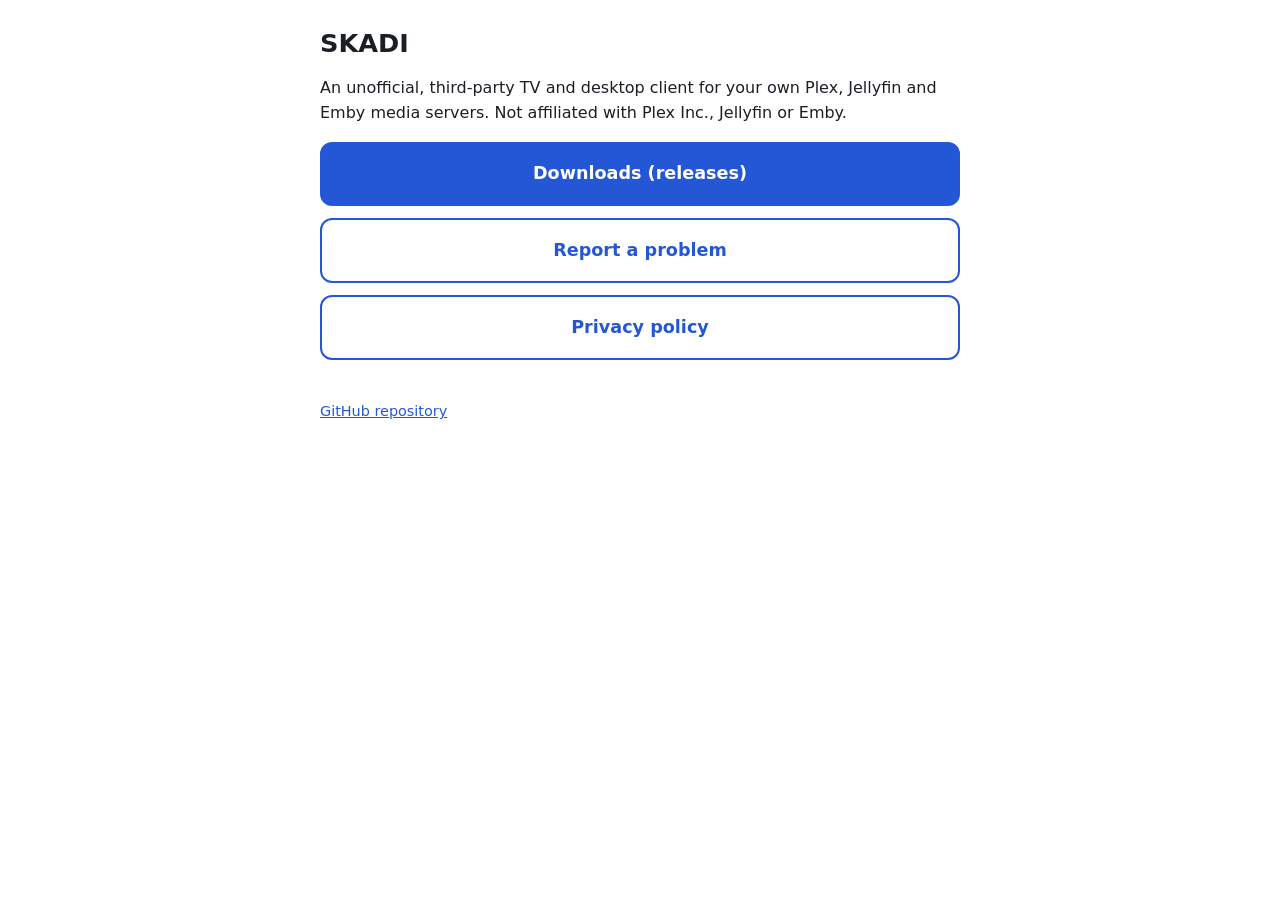
<file: docs/index.html>
<!doctype html>
<html lang="en">
<head>
<meta charset="utf-8">
<meta name="viewport" content="width=device-width,initial-scale=1">
<title>SKADI</title>
<meta name="description" content="SKADI, an unofficial client for Plex, Jellyfin and Emby.">
<link rel="stylesheet" href="assets/site.css">
</head>
<body>
<main>
<h1>SKADI</h1>
<p>An unofficial, third-party TV and desktop client for your own Plex, Jellyfin and Emby media servers. Not affiliated with Plex Inc., Jellyfin or Emby.</p>
<a class="btn" href="https://github.com/arthoriouss/skadi-releases/releases/latest">Downloads (releases)</a>
<a class="btn alt" href="report/">Report a problem</a>
<a class="btn alt" href="privacy/">Privacy policy</a>
<footer><a href="https://github.com/arthoriouss/skadi-releases">GitHub repository</a></footer>
</main>
</body>
</html>
</file>
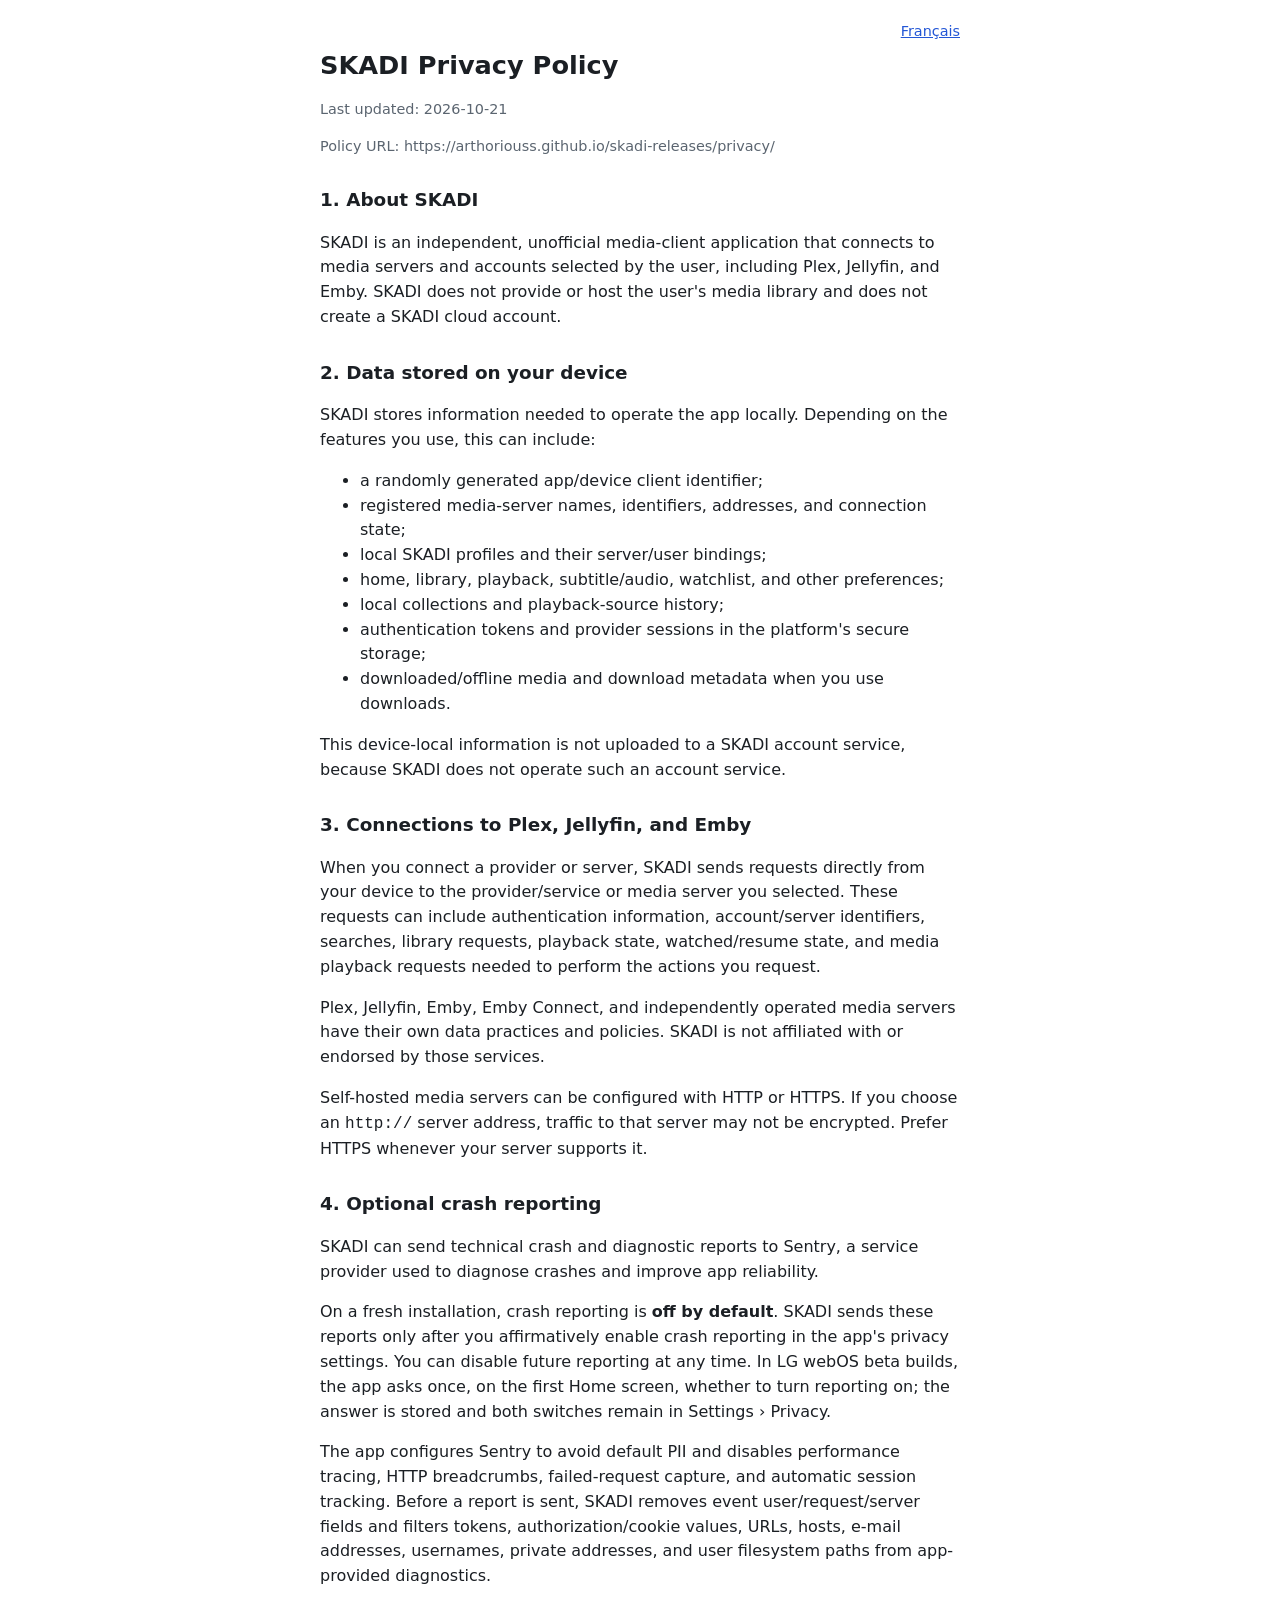
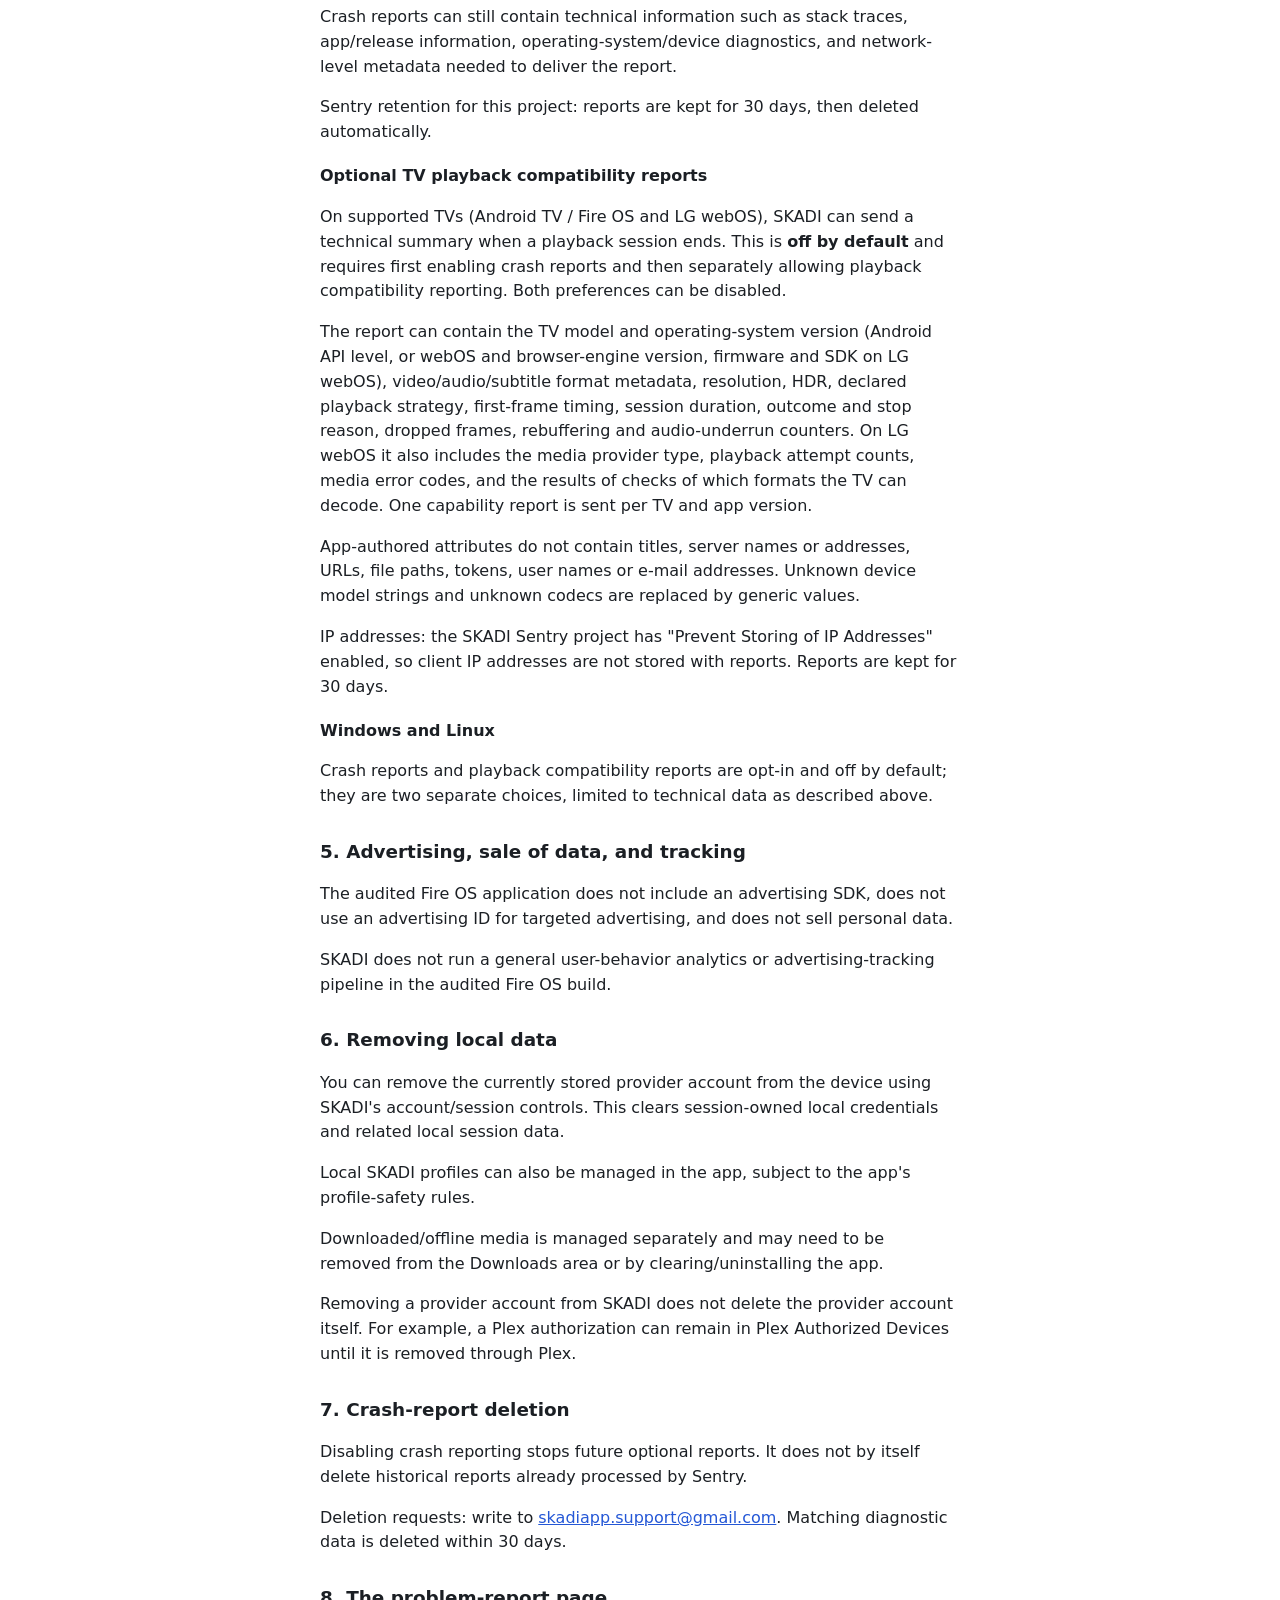
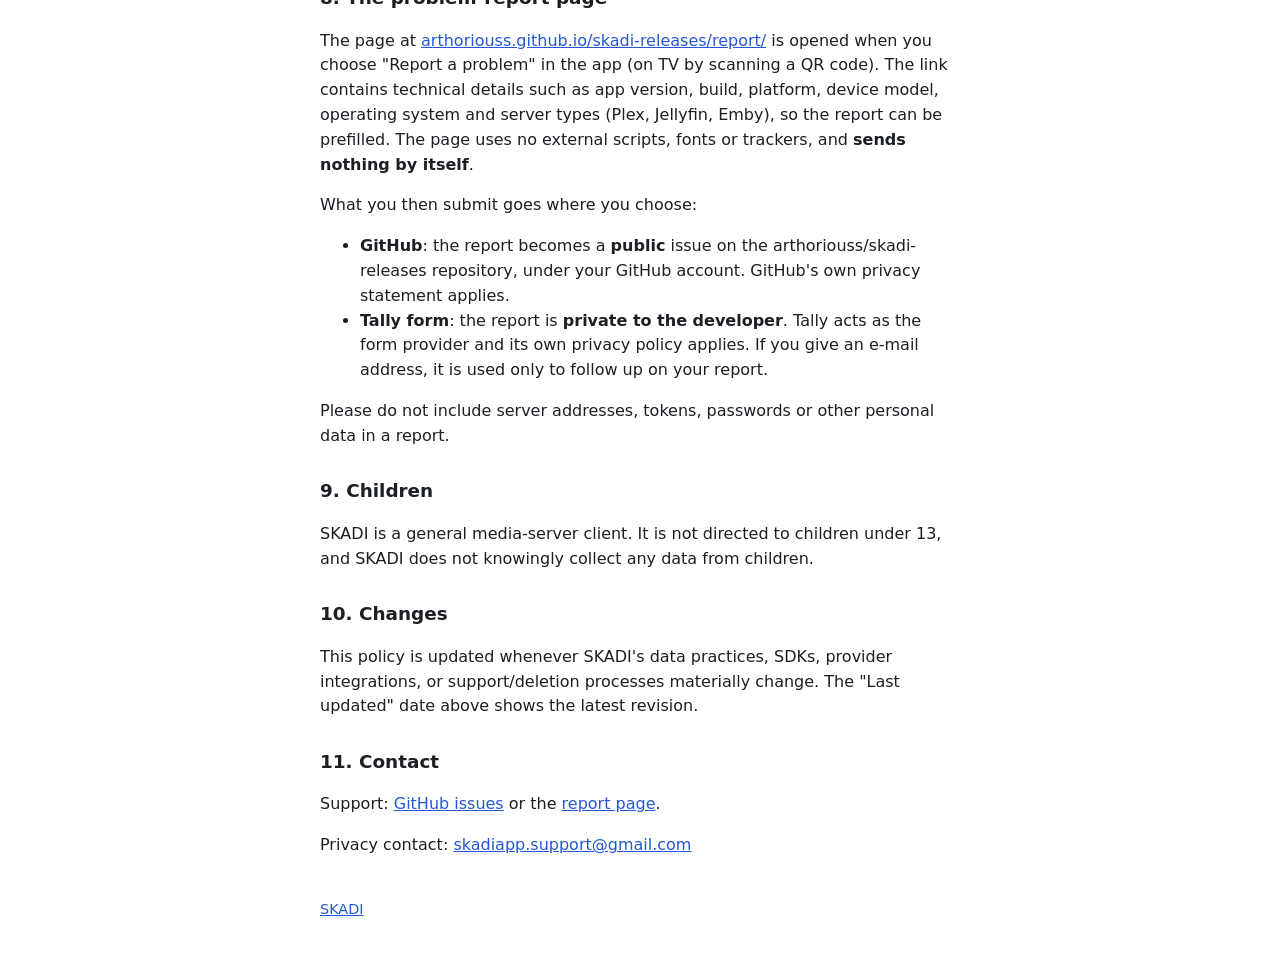
<file: docs/privacy/index.html>
<!doctype html>
<html lang="en">
<head>
<meta charset="utf-8">
<meta name="viewport" content="width=device-width,initial-scale=1">
<meta name="color-scheme" content="light dark">
<title>Privacy policy - SKADI</title>
<link rel="stylesheet" href="../assets/site.css">
</head>
<body>
<main>
<nav class="lang"><a href="fr/" hreflang="fr" lang="fr">Français</a></nav>
<h1>SKADI Privacy Policy</h1>
<p class="muted">Last updated: 2026-10-21</p>
<p class="muted">Policy URL: https://arthoriouss.github.io/skadi-releases/privacy/</p>

<h2>1. About SKADI</h2>
<p>SKADI is an independent, unofficial media-client application that connects to media servers and accounts selected by the user, including Plex, Jellyfin, and Emby. SKADI does not provide or host the user's media library and does not create a SKADI cloud account.</p>

<h2>2. Data stored on your device</h2>
<p>SKADI stores information needed to operate the app locally. Depending on the features you use, this can include:</p>
<ul>
<li>a randomly generated app/device client identifier;</li>
<li>registered media-server names, identifiers, addresses, and connection state;</li>
<li>local SKADI profiles and their server/user bindings;</li>
<li>home, library, playback, subtitle/audio, watchlist, and other preferences;</li>
<li>local collections and playback-source history;</li>
<li>authentication tokens and provider sessions in the platform's secure storage;</li>
<li>downloaded/offline media and download metadata when you use downloads.</li>
</ul>
<p>This device-local information is not uploaded to a SKADI account service, because SKADI does not operate such an account service.</p>

<h2>3. Connections to Plex, Jellyfin, and Emby</h2>
<p>When you connect a provider or server, SKADI sends requests directly from your device to the provider/service or media server you selected. These requests can include authentication information, account/server identifiers, searches, library requests, playback state, watched/resume state, and media playback requests needed to perform the actions you request.</p>
<p>Plex, Jellyfin, Emby, Emby Connect, and independently operated media servers have their own data practices and policies. SKADI is not affiliated with or endorsed by those services.</p>
<p>Self-hosted media servers can be configured with HTTP or HTTPS. If you choose an <code>http://</code> server address, traffic to that server may not be encrypted. Prefer HTTPS whenever your server supports it.</p>

<h2>4. Optional crash reporting</h2>
<p>SKADI can send technical crash and diagnostic reports to Sentry, a service provider used to diagnose crashes and improve app reliability.</p>
<p>On a fresh installation, crash reporting is <strong>off by default</strong>. SKADI sends these reports only after you affirmatively enable crash reporting in the app's privacy settings. You can disable future reporting at any time. In LG webOS beta builds, the app asks once, on the first Home screen, whether to turn reporting on; the answer is stored and both switches remain in Settings &rsaquo; Privacy.</p>
<p>The app configures Sentry to avoid default PII and disables performance tracing, HTTP breadcrumbs, failed-request capture, and automatic session tracking. Before a report is sent, SKADI removes event user/request/server fields and filters tokens, authorization/cookie values, URLs, hosts, e-mail addresses, usernames, private addresses, and user filesystem paths from app-provided diagnostics.</p>
<p>Crash reports can still contain technical information such as stack traces, app/release information, operating-system/device diagnostics, and network-level metadata needed to deliver the report.</p>
<p>Sentry retention for this project: reports are kept for 30 days, then deleted automatically.</p>

<h3>Optional TV playback compatibility reports</h3>
<p>On supported TVs (Android TV / Fire OS and LG webOS), SKADI can send a technical summary when a playback session ends. This is <strong>off by default</strong> and requires first enabling crash reports and then separately allowing playback compatibility reporting. Both preferences can be disabled.</p>
<p>The report can contain the TV model and operating-system version (Android API level, or webOS and browser-engine version, firmware and SDK on LG webOS), video/audio/subtitle format metadata, resolution, HDR, declared playback strategy, first-frame timing, session duration, outcome and stop reason, dropped frames, rebuffering and audio-underrun counters. On LG webOS it also includes the media provider type, playback attempt counts, media error codes, and the results of checks of which formats the TV can decode. One capability report is sent per TV and app version.</p>
<p>App-authored attributes do not contain titles, server names or addresses, URLs, file paths, tokens, user names or e-mail addresses. Unknown device model strings and unknown codecs are replaced by generic values.</p>
<p>IP addresses: the SKADI Sentry project has "Prevent Storing of IP Addresses" enabled, so client IP addresses are not stored with reports. Reports are kept for 30 days.</p>

<h3>Windows and Linux</h3>
<p>Crash reports and playback compatibility reports are opt-in and off by default; they are two separate choices, limited to technical data as described above.</p>

<h2>5. Advertising, sale of data, and tracking</h2>
<p>The audited Fire OS application does not include an advertising SDK, does not use an advertising ID for targeted advertising, and does not sell personal data.</p>
<p>SKADI does not run a general user-behavior analytics or advertising-tracking pipeline in the audited Fire OS build.</p>

<h2>6. Removing local data</h2>
<p>You can remove the currently stored provider account from the device using SKADI's account/session controls. This clears session-owned local credentials and related local session data.</p>
<p>Local SKADI profiles can also be managed in the app, subject to the app's profile-safety rules.</p>
<p>Downloaded/offline media is managed separately and may need to be removed from the Downloads area or by clearing/uninstalling the app.</p>
<p>Removing a provider account from SKADI does not delete the provider account itself. For example, a Plex authorization can remain in Plex Authorized Devices until it is removed through Plex.</p>

<h2>7. Crash-report deletion</h2>
<p>Disabling crash reporting stops future optional reports. It does not by itself delete historical reports already processed by Sentry.</p>
<p>Deletion requests: write to <a href="mailto:skadiapp.support@gmail.com">skadiapp.support@gmail.com</a>. Matching diagnostic data is deleted within 30 days.</p>

<h2>8. The problem-report page</h2>
<p>The page at <a href="../report/">arthoriouss.github.io/skadi-releases/report/</a> is opened when you choose "Report a problem" in the app (on TV by scanning a QR code). The link contains technical details such as app version, build, platform, device model, operating system and server types (Plex, Jellyfin, Emby), so the report can be prefilled. The page uses no external scripts, fonts or trackers, and <strong>sends nothing by itself</strong>.</p>
<p>What you then submit goes where you choose:</p>
<ul>
<li><strong>GitHub</strong>: the report becomes a <strong>public</strong> issue on the arthoriouss/skadi-releases repository, under your GitHub account. GitHub's own privacy statement applies.</li>
<li><strong>Tally form</strong>: the report is <strong>private to the developer</strong>. Tally acts as the form provider and its own privacy policy applies. If you give an e-mail address, it is used only to follow up on your report.</li>
</ul>
<p>Please do not include server addresses, tokens, passwords or other personal data in a report.</p>

<h2>9. Children</h2>
<p>SKADI is a general media-server client. It is not directed to children under 13, and SKADI does not knowingly collect any data from children.</p>

<h2>10. Changes</h2>
<p>This policy is updated whenever SKADI's data practices, SDKs, provider integrations, or support/deletion processes materially change. The "Last updated" date above shows the latest revision.</p>

<h2>11. Contact</h2>
<p>Support: <a href="https://github.com/arthoriouss/skadi-releases/issues">GitHub issues</a> or the <a href="../report/">report page</a>.</p>
<p>Privacy contact: <a href="mailto:skadiapp.support@gmail.com">skadiapp.support@gmail.com</a></p>

<footer><a href="../">SKADI</a></footer>
</main>
</body>
</html>
</file>
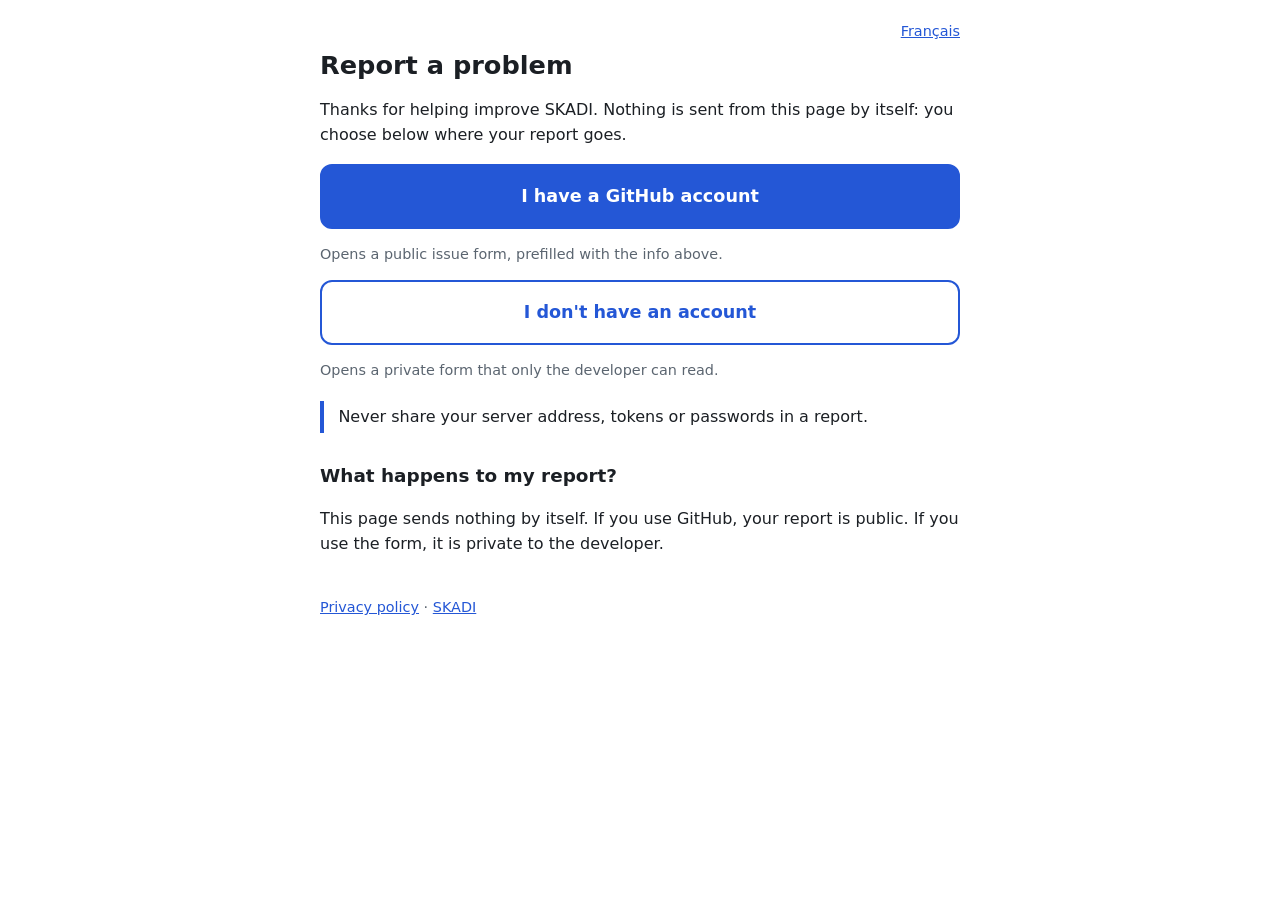
<file: docs/report/index.html>
<!doctype html>
<html lang="en">
<head>
<meta charset="utf-8">
<meta name="viewport" content="width=device-width,initial-scale=1">
<meta name="referrer" content="no-referrer">
<meta name="color-scheme" content="light dark">
<title>Report a problem - SKADI</title>
<link rel="stylesheet" href="../assets/site.css">
</head>
<body>
<main>
<nav class="lang"><a href="#" id="langToggle"></a></nav>
<h1 id="title"></h1>
<p id="intro"></p>
<div class="card" id="summaryCard" hidden>
  <strong id="summaryTitle"></strong>
  <dl id="summary"></dl>
</div>
<a class="btn" id="btnGithub" href="#" rel="noopener noreferrer"></a>
<p class="muted" id="hintGithub"></p>
<a class="btn alt" id="btnTally" href="#" rel="noopener noreferrer"></a>
<p class="muted" id="hintTally"></p>
<p class="warn" id="warn"></p>
<h2 id="sendsTitle"></h2>
<p id="sends"></p>
<footer><a id="privacyLink" href="../privacy/"></a> · <a href="../">SKADI</a></footer>
</main>
<script>
(function () {
  "use strict";
  var TALLY_FORM_URL = "https://tally.so/r/aOQ6XZ";
  var GITHUB_ISSUE_URL = "https://github.com/arthoriouss/skadi-releases/issues/new";
  var MAX_LEN = 120;

  /* BEGIN LOGIC */
  function clean(value) {
    if (value === null || value === undefined) return "";
    var s = String(value).replace(/[\u0000-\u001f\u007f]/g, " ").replace(/\s+/g, " ").trim();
    return s.length > MAX_LEN ? s.slice(0, MAX_LEN) : s;
  }
  var KEYS = ["v", "b", "p", "m", "os", "srv", "cat", "lang"];
  function readParams(search) {
    var out = {};
    var q = String(search || "").replace(/^\?/, "");
    if (!q) return out;
    var parts = q.split("&");
    for (var i = 0; i < parts.length; i++) {
      if (!parts[i]) continue;
      var eq = parts[i].indexOf("=");
      var rawKey = eq < 0 ? parts[i] : parts[i].slice(0, eq);
      var rawVal = eq < 0 ? "" : parts[i].slice(eq + 1);
      var key, val;
      try {
        key = decodeURIComponent(rawKey.replace(/\+/g, " "));
        val = decodeURIComponent(rawVal.replace(/\+/g, " "));
      } catch (e) { continue; }
      if (KEYS.indexOf(key) < 0 || Object.prototype.hasOwnProperty.call(out, key)) continue;
      val = clean(val);
      if (val) out[key] = val;
    }
    return out;
  }
  function pickLang(params, navLang) {
    var l = String(params.lang || "").toLowerCase();
    if (l === "fr" || l === "en") return l;
    return String(navLang || "").toLowerCase().indexOf("fr") === 0 ? "fr" : "en";
  }
  function query(pairs) {
    var out = [];
    for (var i = 0; i < pairs.length; i++) {
      if (pairs[i][1]) out.push(encodeURIComponent(pairs[i][0]) + "=" + encodeURIComponent(pairs[i][1]));
    }
    return out.join("&");
  }
  function buildGithubUrl(base, p) {
    var title = "";
    if (p.p || p.cat) {
      title = (p.p ? "[" + p.p + "] " : "") + (p.cat ? p.cat + " " : "") + "\u2013 ";
    }
    return base + "?" + query([
      ["template", "bug.yml"], ["title", title],
      ["version", p.v], ["build", p.b], ["platform", p.p], ["device", p.m],
      ["os", p.os], ["servers", p.srv], ["category", p.cat]
    ]);
  }
  function buildTallyUrl(base, p, lang) {
    if (!base) return "";
    var q = query([["v", p.v], ["b", p.b], ["p", p.p], ["m", p.m], ["os", p.os],
      ["srv", p.srv], ["cat", p.cat], ["lang", lang]]);
    return base + (base.indexOf("?") < 0 ? "?" : "&") + q;
  }
  /* END LOGIC */

  var T = {
    en: {
      title: "Report a problem",
      intro: "Thanks for helping improve SKADI. Nothing is sent from this page by itself: you choose below where your report goes.",
      summary: "Technical info received from the app",
      labels: { v: "Version", b: "Build", p: "Platform", m: "Device", os: "System", srv: "Servers", cat: "Category" },
      github: "I have a GitHub account",
      hintGithub: "Opens a public issue form, prefilled with the info above.",
      tally: "I don't have an account",
      hintTally: "Opens a private form that only the developer can read.",
      soon: "Coming soon.",
      warn: "Never share your server address, tokens or passwords in a report.",
      sendsTitle: "What happens to my report?",
      sends: "This page sends nothing by itself. If you use GitHub, your report is public. If you use the form, it is private to the developer.",
      privacy: "Privacy policy",
      other: "Français", otherLang: "fr"
    },
    fr: {
      title: "Signaler un problème",
      intro: "Merci d'aider à améliorer SKADI. Cette page n'envoie rien toute seule : vous choisissez ci-dessous où va votre signalement.",
      summary: "Informations techniques reçues de l'application",
      labels: { v: "Version", b: "Build", p: "Plateforme", m: "Appareil", os: "Système", srv: "Serveurs", cat: "Catégorie" },
      github: "J'ai un compte GitHub",
      hintGithub: "Ouvre un formulaire de ticket public, prérempli avec les infos ci-dessus.",
      tally: "Je n'ai pas de compte",
      hintTally: "Ouvre un formulaire privé, lisible uniquement par le développeur.",
      soon: "Bientôt disponible.",
      warn: "Ne partagez jamais l'adresse de votre serveur, de jetons ou de mots de passe dans un signalement.",
      sendsTitle: "Que devient mon signalement ?",
      sends: "Cette page n'envoie rien toute seule. Avec GitHub, votre signalement est public. Avec le formulaire, il reste privé et n'est lu que par le développeur.",
      privacy: "Politique de confidentialité (en anglais)",
      other: "English", otherLang: "en"
    }
  };

  function $(id) { return document.getElementById(id); }
  function render() {
    var params = readParams(window.location.search);
    var lang = pickLang(params, navigator.language || (navigator.languages && navigator.languages[0]));
    var t = T[lang];
    document.documentElement.lang = lang;
    document.title = t.title + " - SKADI";
    $("title").textContent = t.title;
    $("intro").textContent = t.intro;
    $("summaryTitle").textContent = t.summary;
    $("btnGithub").textContent = t.github;
    $("hintGithub").textContent = t.hintGithub;
    $("btnTally").textContent = t.tally;
    $("warn").textContent = t.warn;
    $("sendsTitle").textContent = t.sendsTitle;
    $("sends").textContent = t.sends;
    $("privacyLink").textContent = t.privacy;
    $("privacyLink").setAttribute("href", lang === "fr" ? "../privacy/fr/" : "../privacy/");

    var dl = $("summary");
    while (dl.firstChild) dl.removeChild(dl.firstChild);
    var any = false;
    ["v", "b", "p", "m", "os", "srv", "cat"].forEach(function (k) {
      if (!params[k]) return;
      any = true;
      var dt = document.createElement("dt");
      dt.textContent = t.labels[k];
      var dd = document.createElement("dd");
      dd.textContent = params[k];
      dl.appendChild(dt);
      dl.appendChild(dd);
    });
    $("summaryCard").hidden = !any;

    $("btnGithub").setAttribute("href", buildGithubUrl(GITHUB_ISSUE_URL, params));

    var tallyUrl = buildTallyUrl(TALLY_FORM_URL, params, lang);
    var bt = $("btnTally");
    if (tallyUrl) {
      bt.setAttribute("href", tallyUrl);
      bt.removeAttribute("aria-disabled");
      $("hintTally").textContent = t.hintTally;
    } else {
      bt.removeAttribute("href");
      bt.setAttribute("aria-disabled", "true");
      $("hintTally").textContent = t.soon;
    }

    var toggle = $("langToggle");
    toggle.textContent = t.other;
    toggle.onclick = function (e) {
      e.preventDefault();
      var sp = new URLSearchParams(window.location.search);
      sp.set("lang", t.otherLang);
      window.location.search = sp.toString();
    };
  }
  render();
})();
</script>
</body>
</html>
</file>
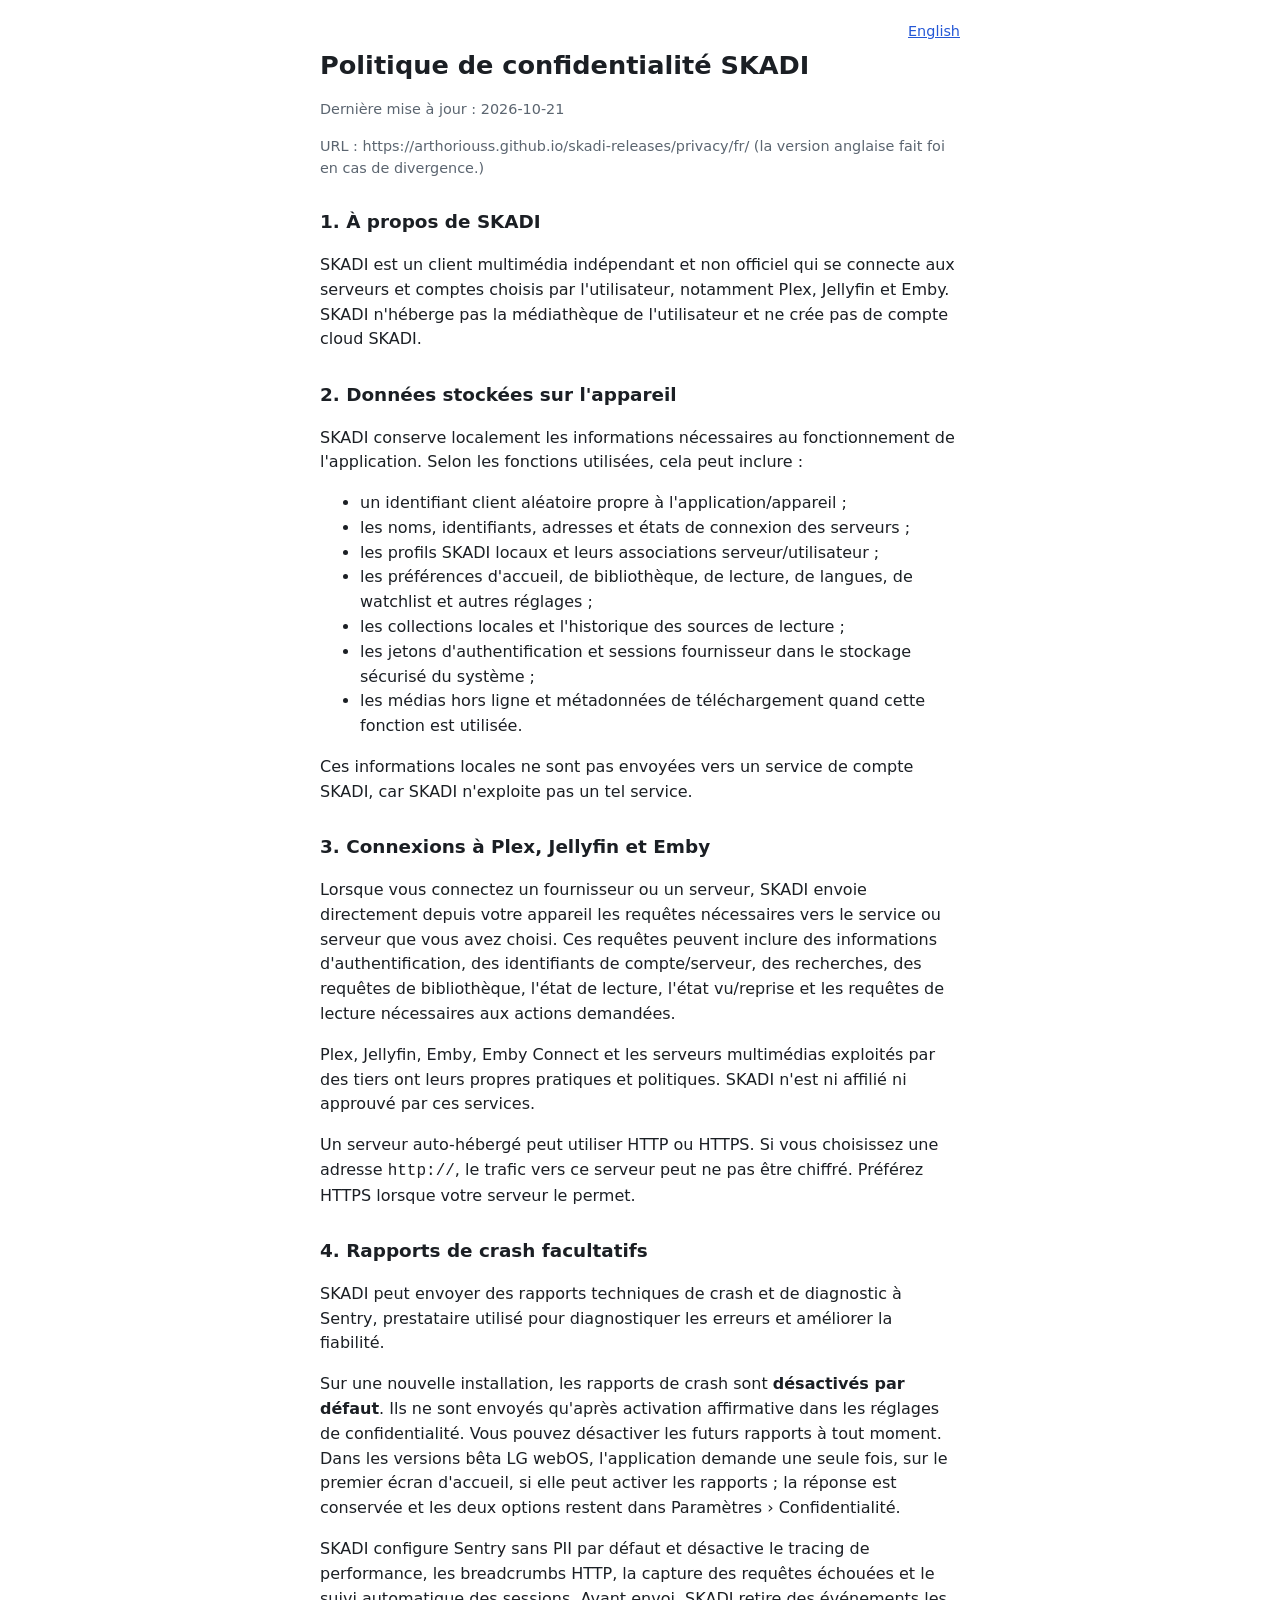
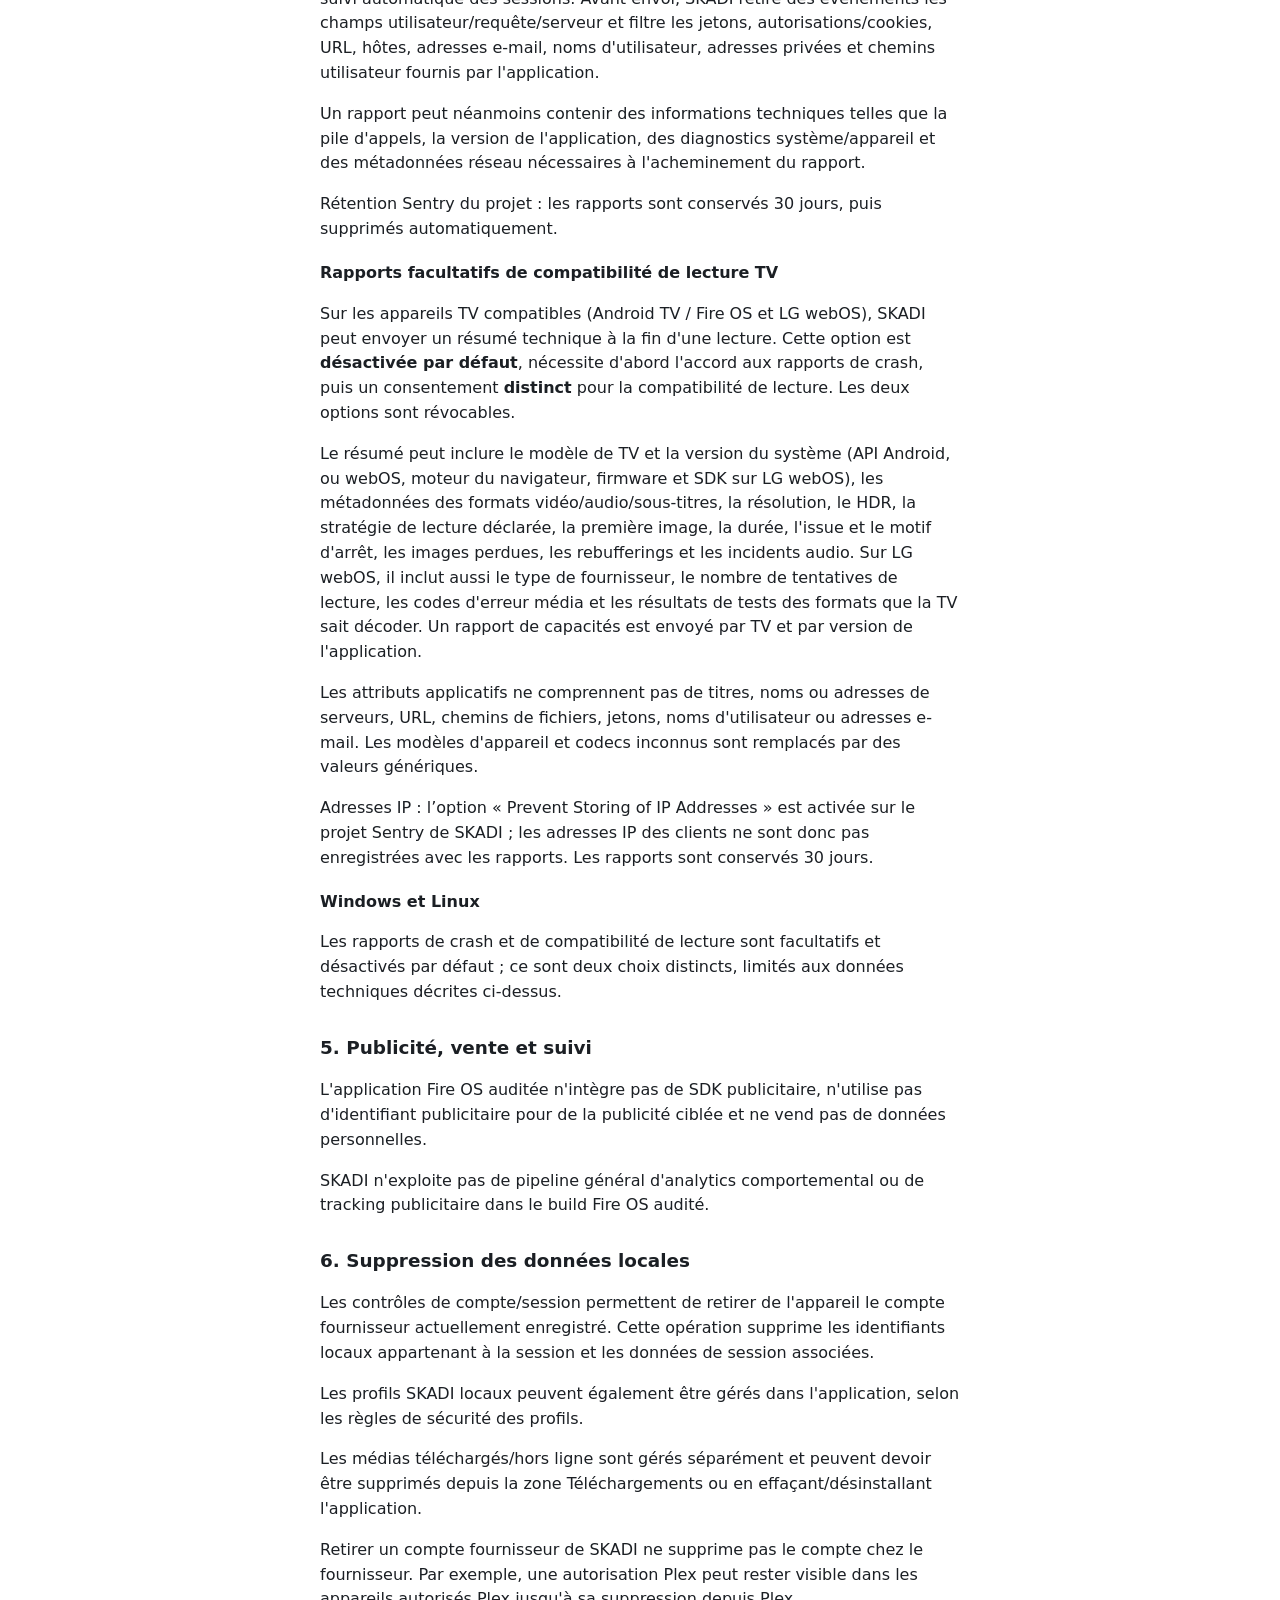
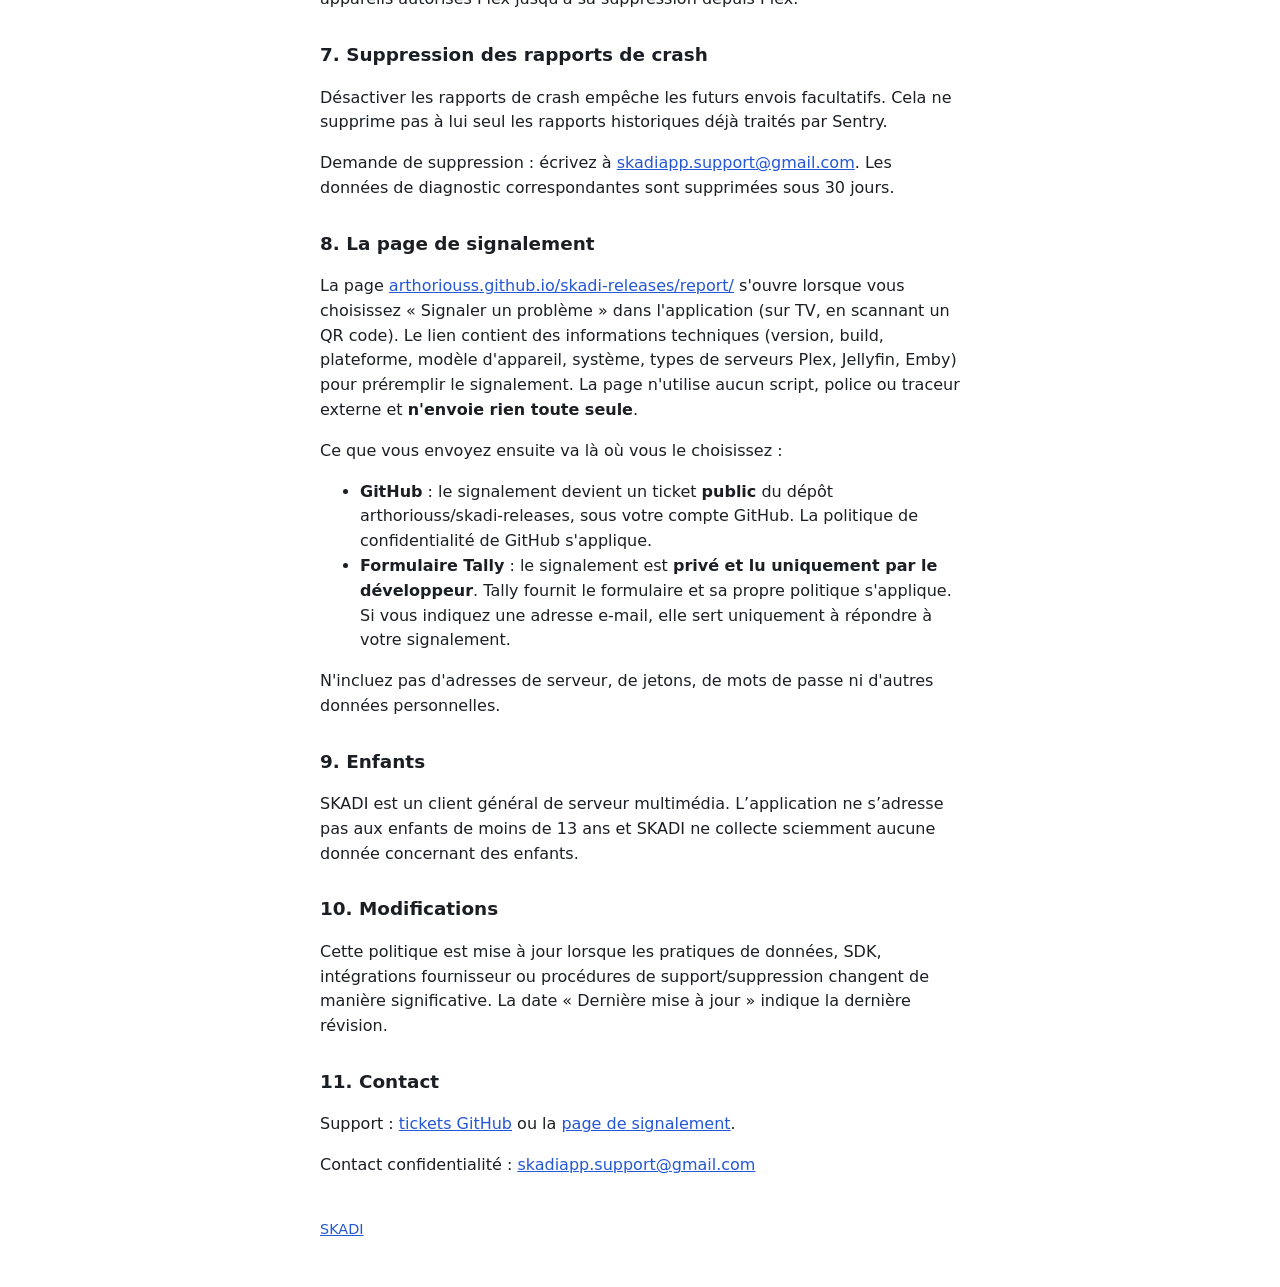
<file: docs/privacy/fr/index.html>
<!doctype html>
<html lang="fr">
<head>
<meta charset="utf-8">
<meta name="viewport" content="width=device-width,initial-scale=1">
<meta name="color-scheme" content="light dark">
<title>Politique de confidentialité - SKADI</title>
<link rel="stylesheet" href="../../assets/site.css">
</head>
<body>
<main>
<nav class="lang"><a href="../" hreflang="en" lang="en">English</a></nav>
<h1>Politique de confidentialité SKADI</h1>
<p class="muted">Dernière mise à jour : 2026-10-21</p>
<p class="muted">URL : https://arthoriouss.github.io/skadi-releases/privacy/fr/ (la version anglaise fait foi en cas de divergence.)</p>

<h2>1. À propos de SKADI</h2>
<p>SKADI est un client multimédia indépendant et non officiel qui se connecte aux serveurs et comptes choisis par l'utilisateur, notamment Plex, Jellyfin et Emby. SKADI n'héberge pas la médiathèque de l'utilisateur et ne crée pas de compte cloud SKADI.</p>

<h2>2. Données stockées sur l'appareil</h2>
<p>SKADI conserve localement les informations nécessaires au fonctionnement de l'application. Selon les fonctions utilisées, cela peut inclure :</p>
<ul>
<li>un identifiant client aléatoire propre à l'application/appareil ;</li>
<li>les noms, identifiants, adresses et états de connexion des serveurs ;</li>
<li>les profils SKADI locaux et leurs associations serveur/utilisateur ;</li>
<li>les préférences d'accueil, de bibliothèque, de lecture, de langues, de watchlist et autres réglages ;</li>
<li>les collections locales et l'historique des sources de lecture ;</li>
<li>les jetons d'authentification et sessions fournisseur dans le stockage sécurisé du système ;</li>
<li>les médias hors ligne et métadonnées de téléchargement quand cette fonction est utilisée.</li>
</ul>
<p>Ces informations locales ne sont pas envoyées vers un service de compte SKADI, car SKADI n'exploite pas un tel service.</p>

<h2>3. Connexions à Plex, Jellyfin et Emby</h2>
<p>Lorsque vous connectez un fournisseur ou un serveur, SKADI envoie directement depuis votre appareil les requêtes nécessaires vers le service ou serveur que vous avez choisi. Ces requêtes peuvent inclure des informations d'authentification, des identifiants de compte/serveur, des recherches, des requêtes de bibliothèque, l'état de lecture, l'état vu/reprise et les requêtes de lecture nécessaires aux actions demandées.</p>
<p>Plex, Jellyfin, Emby, Emby Connect et les serveurs multimédias exploités par des tiers ont leurs propres pratiques et politiques. SKADI n'est ni affilié ni approuvé par ces services.</p>
<p>Un serveur auto-hébergé peut utiliser HTTP ou HTTPS. Si vous choisissez une adresse <code>http://</code>, le trafic vers ce serveur peut ne pas être chiffré. Préférez HTTPS lorsque votre serveur le permet.</p>

<h2>4. Rapports de crash facultatifs</h2>
<p>SKADI peut envoyer des rapports techniques de crash et de diagnostic à Sentry, prestataire utilisé pour diagnostiquer les erreurs et améliorer la fiabilité.</p>
<p>Sur une nouvelle installation, les rapports de crash sont <strong>désactivés par défaut</strong>. Ils ne sont envoyés qu'après activation affirmative dans les réglages de confidentialité. Vous pouvez désactiver les futurs rapports à tout moment. Dans les versions bêta LG webOS, l'application demande une seule fois, sur le premier écran d'accueil, si elle peut activer les rapports ; la réponse est conservée et les deux options restent dans Paramètres &rsaquo; Confidentialité.</p>
<p>SKADI configure Sentry sans PII par défaut et désactive le tracing de performance, les breadcrumbs HTTP, la capture des requêtes échouées et le suivi automatique des sessions. Avant envoi, SKADI retire des événements les champs utilisateur/requête/serveur et filtre les jetons, autorisations/cookies, URL, hôtes, adresses e-mail, noms d'utilisateur, adresses privées et chemins utilisateur fournis par l'application.</p>
<p>Un rapport peut néanmoins contenir des informations techniques telles que la pile d'appels, la version de l'application, des diagnostics système/appareil et des métadonnées réseau nécessaires à l'acheminement du rapport.</p>
<p>Rétention Sentry du projet : les rapports sont conservés 30 jours, puis supprimés automatiquement.</p>

<h3>Rapports facultatifs de compatibilité de lecture TV</h3>
<p>Sur les appareils TV compatibles (Android TV / Fire OS et LG webOS), SKADI peut envoyer un résumé technique à la fin d'une lecture. Cette option est <strong>désactivée par défaut</strong>, nécessite d'abord l'accord aux rapports de crash, puis un consentement <strong>distinct</strong> pour la compatibilité de lecture. Les deux options sont révocables.</p>
<p>Le résumé peut inclure le modèle de TV et la version du système (API Android, ou webOS, moteur du navigateur, firmware et SDK sur LG webOS), les métadonnées des formats vidéo/audio/sous-titres, la résolution, le HDR, la stratégie de lecture déclarée, la première image, la durée, l'issue et le motif d'arrêt, les images perdues, les rebufferings et les incidents audio. Sur LG webOS, il inclut aussi le type de fournisseur, le nombre de tentatives de lecture, les codes d'erreur média et les résultats de tests des formats que la TV sait décoder. Un rapport de capacités est envoyé par TV et par version de l'application.</p>
<p>Les attributs applicatifs ne comprennent pas de titres, noms ou adresses de serveurs, URL, chemins de fichiers, jetons, noms d'utilisateur ou adresses e-mail. Les modèles d'appareil et codecs inconnus sont remplacés par des valeurs génériques.</p>
<p>Adresses IP : l’option « Prevent Storing of IP Addresses » est activée sur le projet Sentry de SKADI ; les adresses IP des clients ne sont donc pas enregistrées avec les rapports. Les rapports sont conservés 30 jours.</p>

<h3>Windows et Linux</h3>
<p>Les rapports de crash et de compatibilité de lecture sont facultatifs et désactivés par défaut ; ce sont deux choix distincts, limités aux données techniques décrites ci-dessus.</p>

<h2>5. Publicité, vente et suivi</h2>
<p>L'application Fire OS auditée n'intègre pas de SDK publicitaire, n'utilise pas d'identifiant publicitaire pour de la publicité ciblée et ne vend pas de données personnelles.</p>
<p>SKADI n'exploite pas de pipeline général d'analytics comportemental ou de tracking publicitaire dans le build Fire OS audité.</p>

<h2>6. Suppression des données locales</h2>
<p>Les contrôles de compte/session permettent de retirer de l'appareil le compte fournisseur actuellement enregistré. Cette opération supprime les identifiants locaux appartenant à la session et les données de session associées.</p>
<p>Les profils SKADI locaux peuvent également être gérés dans l'application, selon les règles de sécurité des profils.</p>
<p>Les médias téléchargés/hors ligne sont gérés séparément et peuvent devoir être supprimés depuis la zone Téléchargements ou en effaçant/désinstallant l'application.</p>
<p>Retirer un compte fournisseur de SKADI ne supprime pas le compte chez le fournisseur. Par exemple, une autorisation Plex peut rester visible dans les appareils autorisés Plex jusqu'à sa suppression depuis Plex.</p>

<h2>7. Suppression des rapports de crash</h2>
<p>Désactiver les rapports de crash empêche les futurs envois facultatifs. Cela ne supprime pas à lui seul les rapports historiques déjà traités par Sentry.</p>
<p>Demande de suppression : écrivez à <a href="mailto:skadiapp.support@gmail.com">skadiapp.support@gmail.com</a>. Les données de diagnostic correspondantes sont supprimées sous 30 jours.</p>

<h2>8. La page de signalement</h2>
<p>La page <a href="../../report/?lang=fr">arthoriouss.github.io/skadi-releases/report/</a> s'ouvre lorsque vous choisissez « Signaler un problème » dans l'application (sur TV, en scannant un QR code). Le lien contient des informations techniques (version, build, plateforme, modèle d'appareil, système, types de serveurs Plex, Jellyfin, Emby) pour préremplir le signalement. La page n'utilise aucun script, police ou traceur externe et <strong>n'envoie rien toute seule</strong>.</p>
<p>Ce que vous envoyez ensuite va là où vous le choisissez :</p>
<ul>
<li><strong>GitHub</strong> : le signalement devient un ticket <strong>public</strong> du dépôt arthoriouss/skadi-releases, sous votre compte GitHub. La politique de confidentialité de GitHub s'applique.</li>
<li><strong>Formulaire Tally</strong> : le signalement est <strong>privé et lu uniquement par le développeur</strong>. Tally fournit le formulaire et sa propre politique s'applique. Si vous indiquez une adresse e-mail, elle sert uniquement à répondre à votre signalement.</li>
</ul>
<p>N'incluez pas d'adresses de serveur, de jetons, de mots de passe ni d'autres données personnelles.</p>

<h2>9. Enfants</h2>
<p>SKADI est un client général de serveur multimédia. L’application ne s’adresse pas aux enfants de moins de 13 ans et SKADI ne collecte sciemment aucune donnée concernant des enfants.</p>

<h2>10. Modifications</h2>
<p>Cette politique est mise à jour lorsque les pratiques de données, SDK, intégrations fournisseur ou procédures de support/suppression changent de manière significative. La date « Dernière mise à jour » indique la dernière révision.</p>

<h2>11. Contact</h2>
<p>Support : <a href="https://github.com/arthoriouss/skadi-releases/issues">tickets GitHub</a> ou la <a href="../../report/?lang=fr">page de signalement</a>.</p>
<p>Contact confidentialité : <a href="mailto:skadiapp.support@gmail.com">skadiapp.support@gmail.com</a></p>

<footer><a href="../../">SKADI</a></footer>
</main>
</body>
</html>
</file>
<file: docs/assets/site.css>
:root{--bg:#fff;--fg:#1b1f24;--muted:#5b6570;--card:#f3f5f8;--line:#d5dae1;--accent:#2457d6;--accent-fg:#fff}
@media (prefers-color-scheme:dark){:root{--bg:#12161b;--fg:#e8ebef;--muted:#9aa5b1;--card:#1c222a;--line:#2f3844;--accent:#6b97ff;--accent-fg:#0c1220}}
*{box-sizing:border-box}
html{-webkit-text-size-adjust:100%}
body{margin:0;background:var(--bg);color:var(--fg);font:16px/1.55 system-ui,-apple-system,"Segoe UI",Roboto,sans-serif}
main{max-width:42rem;margin:0 auto;padding:1.25rem 16px 3rem}
h1{font-size:1.6rem;line-height:1.25;margin:.5rem 0 1rem}
h2{font-size:1.15rem;margin:1.8rem 0 .5rem}
h3{font-size:1rem;margin:1.2rem 0 .4rem}
a{color:var(--accent)}
p,li{overflow-wrap:anywhere}
.muted{color:var(--muted);font-size:.9rem}
.card{background:var(--card);border:1px solid var(--line);border-radius:12px;padding:1rem;margin:1rem 0}
dl{margin:0;display:grid;grid-template-columns:max-content 1fr;gap:.35rem 1rem}
dt{color:var(--muted)}
dd{margin:0;overflow-wrap:anywhere}
.btn{display:block;width:100%;text-align:center;text-decoration:none;font:inherit;font-weight:600;font-size:1.1rem;padding:1.05rem 1rem;margin:.75rem 0 .25rem;border-radius:12px;border:2px solid var(--accent);background:var(--accent);color:var(--accent-fg)}
.btn.alt{background:transparent;color:var(--accent)}
.btn[aria-disabled="true"]{opacity:.5;pointer-events:none}
.warn{border-left:4px solid var(--accent);padding:.25rem .9rem;margin:1.2rem 0}
.todo{background:#fff3b0;color:#4a3b00;padding:0 .3em;border-radius:4px}
nav.lang{text-align:right;font-size:.9rem}
footer{margin-top:2.5rem;font-size:.9rem;color:var(--muted)}
</file>
